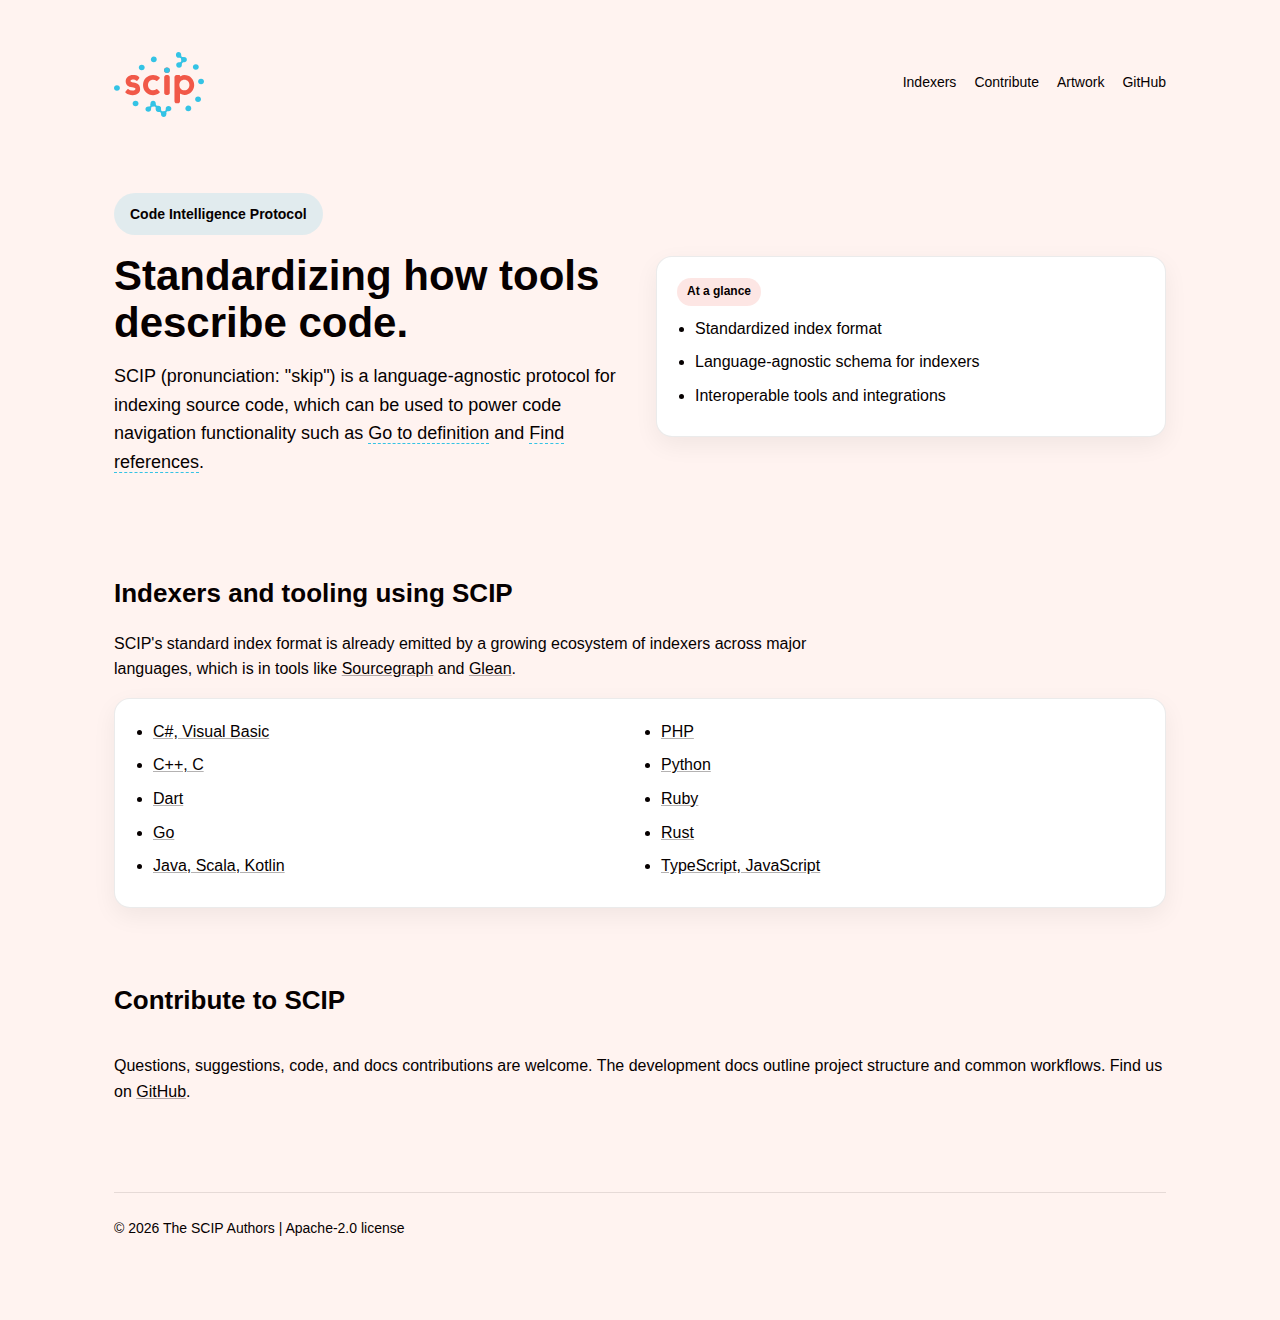
<file: index.html>
<!DOCTYPE html>
<html lang="en">
  <head>
    <meta charset="UTF-8" />
    <meta name="viewport" content="width=device-width, initial-scale=1" />
    <meta name="description" content="SCIP (pronunciation: &quot;skip&quot;) is a language-agnostic protocol for indexing source code, which can be used to power code navigation functionality such as Go to definition and Find references." />
    <title>SCIP Code Intelligence Protocol</title>
    <link rel="icon" href="./assets/images/scip-icon-color.svg" type="image/svg+xml" />
    <link rel="stylesheet" href="./assets/css/style.css" />
  </head>
  <body>
    <div class="page">
      <header class="nav">
        <div class="nav-title">
          <a href="./index.html">
            <img class="logo" src="./assets/images/scip-logo-color.svg" alt="SCIP" />
          </a>
        </div>
        <nav class="nav-links">
          <a href="#tools">Indexers</a>
          <a href="#contribute">Contribute</a>
          <a href="./artwork.html">Artwork</a>
          <a href="https://github.com/scip-code">GitHub</a>
        </nav>
      </header>

      <section class="hero" id="about">
        <div>
          <span class="pill">Code Intelligence Protocol</span>
          <h1 class="hero-title">
            Standardizing how tools describe code.
          </h1>
          <p class="hero-subtitle">
            SCIP (pronunciation: "skip") is a language-agnostic protocol 
            for indexing source code, which can be used to power code 
            navigation functionality such as 
            <span class="feature-tag" title="Jump to where a name is first created and explained.">Go to definition</span> and
            <span class="feature-tag" title="See every place where this name is used in the whole project.">Find references</span>.
          </p>
          <div class="cta-row"></div>
        </div>
        <div class="card">
          <div class="tag">At a glance</div>
          <ul class="list">
            <li>Standardized index format</li>
            <li>Language-agnostic schema for indexers</li>
            <li>Interoperable tools and integrations</li>
          </ul>
        </div>
      </section>

      <section class="section" id="tools">
        <h2 class="section-title">Indexers and tooling using SCIP</h2>
        <p class="section-subtitle">
          SCIP's standard index format is already emitted by a growing ecosystem
          of indexers across major languages, which is in tools like <a class="list-link" href="https://sourcegraph.com/docs/code-navigation/precise-code-navigation">Sourcegraph</a> and <a class="list-link" href="https://glean.software/">Glean</a>.
        </p>
        <div class="card">
          <ul class="list list-columns">
            <li>
              <a href="https://github.com/sourcegraph/scip-dotnet">
                C#, Visual Basic
              </a>
            </li>
            <li>
              <a href="https://github.com/sourcegraph/scip-clang">C++, C</a>
            </li>
            <li>
              <a href="https://github.com/Workiva/scip-dart">Dart</a>
            </li>
            <li>
              <a href="https://github.com/sourcegraph/scip-go">Go</a>
            </li>
            <li>
              <a href="https://github.com/sourcegraph/scip-java">
                Java, Scala, Kotlin
              </a>
            </li>
            <li>
              <a href="https://github.com/davidrjenni/scip-php">PHP</a>
            </li>
            <li>
              <a href="https://github.com/sourcegraph/scip-python">Python</a>
            </li>
            <li>
              <a href="https://github.com/sourcegraph/scip-ruby">Ruby</a>
            </li>
            <li>
              <a href="https://github.com/rust-lang/rust-analyzer">Rust</a>
            </li>
            <li>
              <a href="https://github.com/sourcegraph/scip-typescript">
                TypeScript, JavaScript
              </a>
            </li>
          </ul>
        </div>
      </section>

      <section class="section" id="contribute">
        <h2 class="section-title">Contribute to SCIP</h2>
        <div class="split">
          <div>
            <p>
              Questions, suggestions, code, and docs contributions are welcome.
              The development docs outline project structure and common
              workflows. Find us on <a class="list-link" href="https://github.com/scip-code">GitHub</a>.
            </p>
            <div class="cta-row">
            </div>
          </div>
        </div>
      </section>

      <footer class="footer">
        <div>© 2026 The SCIP Authors | Apache-2.0 license</div>
      </footer>
    </div>
  </body>
</html>
</file>
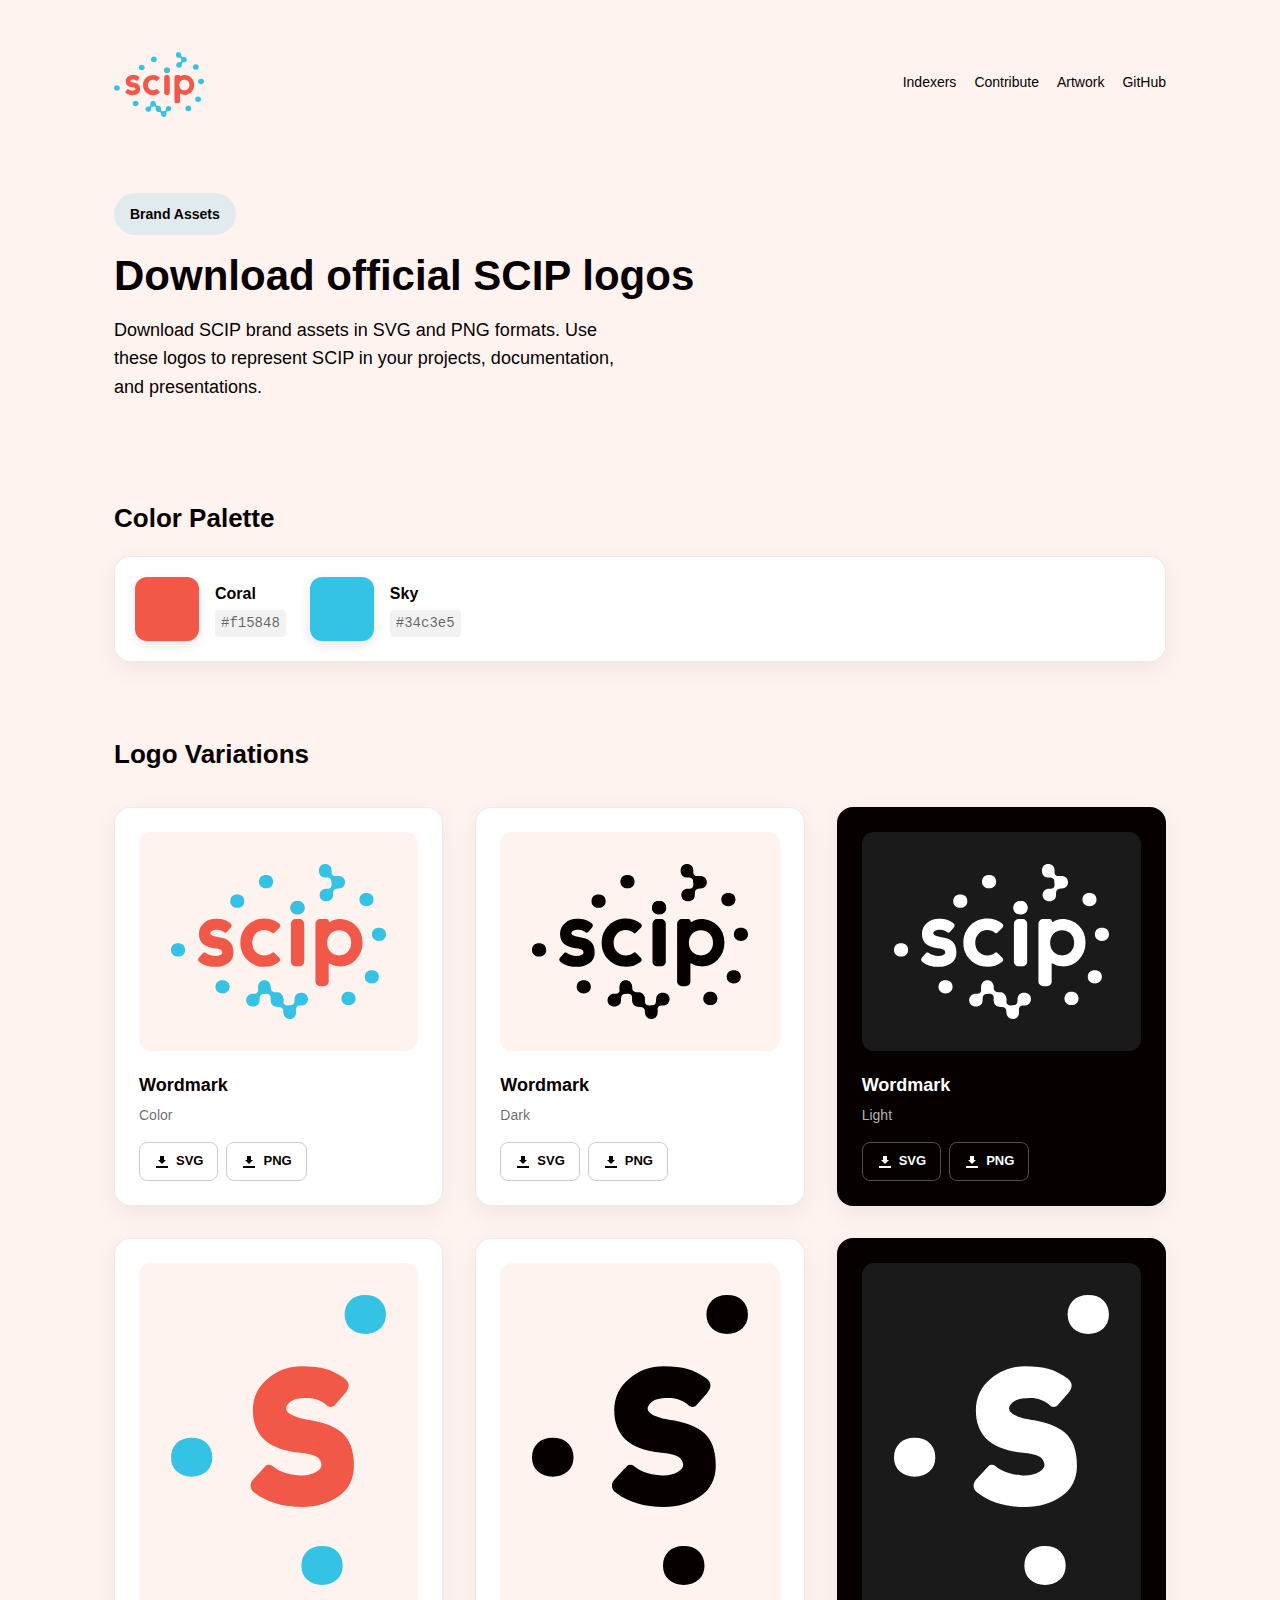
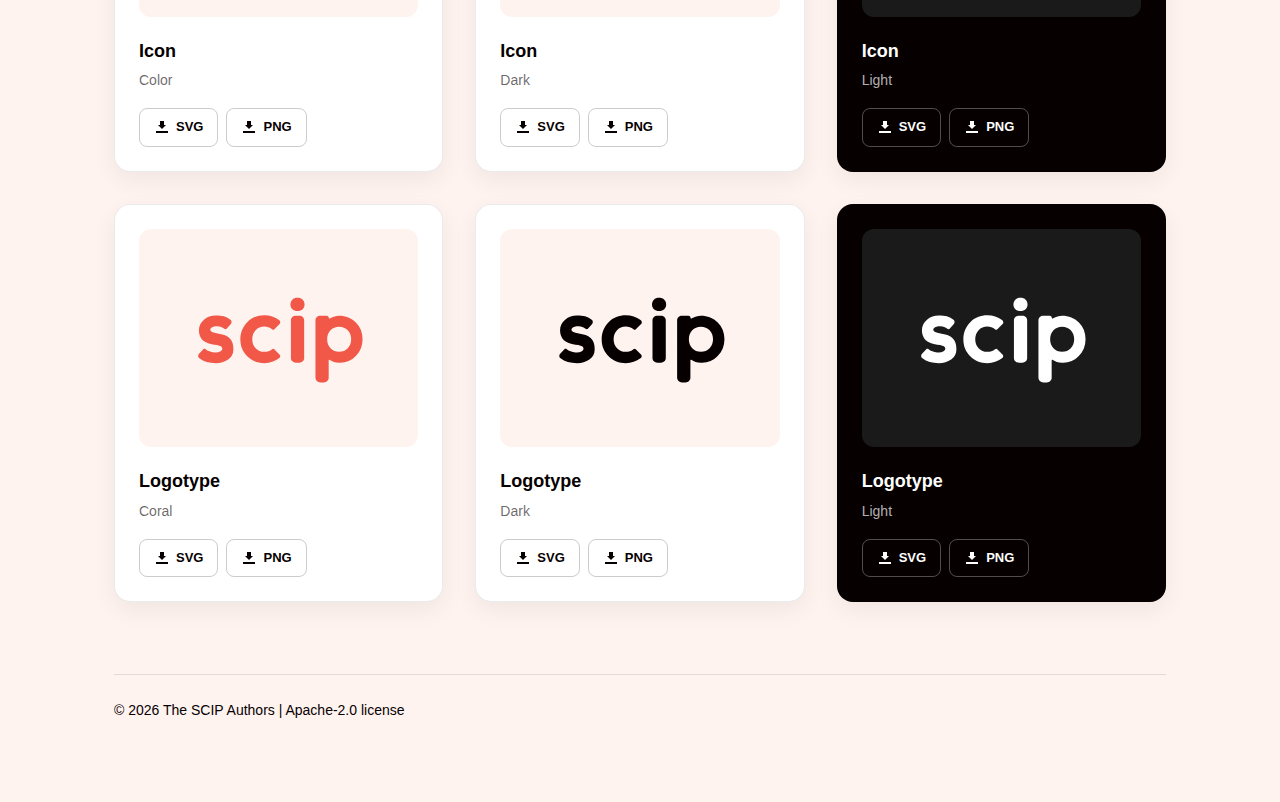
<file: artwork.html>
<!DOCTYPE html>
<html lang="en">
  <head>
    <meta charset="UTF-8" />
    <meta name="viewport" content="width=device-width, initial-scale=1" />
    <title>Brand Assets - SCIP Code Intelligence Protocol</title>
    <link rel="icon" href="./assets/images/scip-icon-color.svg" type="image/svg+xml" />
    <link rel="stylesheet" href="./assets/css/style.css" />
  </head>
  <body>
    <div class="page">
      <header class="nav">
        <div class="nav-title">
          <a href="./index.html">
            <img class="logo" src="./assets/images/scip-logo-color.svg" alt="SCIP" />
          </a>
        </div>
        <nav class="nav-links">
          <a href="./index.html#tools">Indexers</a>
          <a href="./index.html#contribute">Contribute</a>
          <a href="./artwork.html">Artwork</a>
          <a href="https://github.com/scip-code">GitHub</a>
        </nav>
      </header>

      <section class="hero" id="about">
        <div>
          <span class="pill">Brand Assets</span>
          <h1 class="hero-title">
            Download official SCIP logos
          </h1>
          <p class="hero-subtitle">
            Download SCIP brand assets in SVG and PNG formats. Use these logos 
            to represent SCIP in your projects, documentation, and presentations.
          </p>
        </div>
      </section>

      <section class="section" id="color-scheme">
        <h2 class="section-title">Color Palette</h2>
        <div class="card">
          <div class="color-swatches">
            <div class="color-swatch">
              <div class="swatch" style="background: #f15848;"></div>
              <div class="swatch-info">
                <strong>Coral</strong>
                <code>#f15848</code>
              </div>
            </div>
            <div class="color-swatch">
              <div class="swatch" style="background: #34c3e5;"></div>
              <div class="swatch-info">
                <strong>Sky</strong>
                <code>#34c3e5</code>
              </div>
            </div>
          </div>
        </div>
      </section>

      <section class="section" id="artwork">
        <h2 class="section-title">Logo Variations</h2>
        <div class="artwork-grid">
          <!-- Wordmark with dots - Color -->
          <div class="artwork-card">
            <div class="artwork-preview">
              <img src="./assets/artwork/scip-wordmark-color.svg" alt="SCIP wordmark color" />
            </div>
            <div class="artwork-info">
              <h3>Wordmark</h3>
              <p class="artwork-variant">Color</p>
              <div class="download-buttons">
                <a href="./assets/artwork/scip-wordmark-color.svg" download class="download-btn" title="Download SVG">
                  <svg width="16" height="16" viewBox="0 0 16 16" fill="none" xmlns="http://www.w3.org/2000/svg">
                    <path d="M8 10L4 6h2V2h4v4h2L8 10z" fill="currentColor"/>
                    <path d="M2 12v2h12v-2H2z" fill="currentColor"/>
                  </svg>
                  SVG
                </a>
                <a href="./assets/artwork/scip-wordmark-color.png" download class="download-btn" title="Download PNG">
                  <svg width="16" height="16" viewBox="0 0 16 16" fill="none" xmlns="http://www.w3.org/2000/svg">
                    <path d="M8 10L4 6h2V2h4v4h2L8 10z" fill="currentColor"/>
                    <path d="M2 12v2h12v-2H2z" fill="currentColor"/>
                  </svg>
                  PNG
                </a>
              </div>
            </div>
          </div>

          <!-- Wordmark with dots - Dark -->
          <div class="artwork-card">
            <div class="artwork-preview">
              <img src="./assets/artwork/scip-wordmark-dark.svg" alt="SCIP wordmark dark" />
            </div>
            <div class="artwork-info">
              <h3>Wordmark</h3>
              <p class="artwork-variant">Dark</p>
              <div class="download-buttons">
                <a href="./assets/artwork/scip-wordmark-dark.svg" download class="download-btn" title="Download SVG">
                  <svg width="16" height="16" viewBox="0 0 16 16" fill="none" xmlns="http://www.w3.org/2000/svg">
                    <path d="M8 10L4 6h2V2h4v4h2L8 10z" fill="currentColor"/>
                    <path d="M2 12v2h12v-2H2z" fill="currentColor"/>
                  </svg>
                  SVG
                </a>
                <a href="./assets/artwork/scip-wordmark-dark.png" download class="download-btn" title="Download PNG">
                  <svg width="16" height="16" viewBox="0 0 16 16" fill="none" xmlns="http://www.w3.org/2000/svg">
                    <path d="M8 10L4 6h2V2h4v4h2L8 10z" fill="currentColor"/>
                    <path d="M2 12v2h12v-2H2z" fill="currentColor"/>
                  </svg>
                  PNG
                </a>
              </div>
            </div>
          </div>

          <!-- Wordmark with dots - Light -->
          <div class="artwork-card artwork-card--dark">
            <div class="artwork-preview">
              <img src="./assets/artwork/scip-wordmark-light.svg" alt="SCIP wordmark light" />
            </div>
            <div class="artwork-info">
              <h3>Wordmark</h3>
              <p class="artwork-variant">Light</p>
              <div class="download-buttons">
                <a href="./assets/artwork/scip-wordmark-light.svg" download class="download-btn" title="Download SVG">
                  <svg width="16" height="16" viewBox="0 0 16 16" fill="none" xmlns="http://www.w3.org/2000/svg">
                    <path d="M8 10L4 6h2V2h4v4h2L8 10z" fill="currentColor"/>
                    <path d="M2 12v2h12v-2H2z" fill="currentColor"/>
                  </svg>
                  SVG
                </a>
                <a href="./assets/artwork/scip-wordmark-light.png" download class="download-btn" title="Download PNG">
                  <svg width="16" height="16" viewBox="0 0 16 16" fill="none" xmlns="http://www.w3.org/2000/svg">
                    <path d="M8 10L4 6h2V2h4v4h2L8 10z" fill="currentColor"/>
                    <path d="M2 12v2h12v-2H2z" fill="currentColor"/>
                  </svg>
                  PNG
                </a>
              </div>
            </div>
          </div>

          <!-- Icon - Color -->
          <div class="artwork-card">
            <div class="artwork-preview">
              <img src="./assets/artwork/scip-icon-color.svg" alt="SCIP icon color" />
            </div>
            <div class="artwork-info">
              <h3>Icon</h3>
              <p class="artwork-variant">Color</p>
              <div class="download-buttons">
                <a href="./assets/artwork/scip-icon-color.svg" download class="download-btn" title="Download SVG">
                  <svg width="16" height="16" viewBox="0 0 16 16" fill="none" xmlns="http://www.w3.org/2000/svg">
                    <path d="M8 10L4 6h2V2h4v4h2L8 10z" fill="currentColor"/>
                    <path d="M2 12v2h12v-2H2z" fill="currentColor"/>
                  </svg>
                  SVG
                </a>
                <a href="./assets/artwork/scip-icon-color.png" download class="download-btn" title="Download PNG">
                  <svg width="16" height="16" viewBox="0 0 16 16" fill="none" xmlns="http://www.w3.org/2000/svg">
                    <path d="M8 10L4 6h2V2h4v4h2L8 10z" fill="currentColor"/>
                    <path d="M2 12v2h12v-2H2z" fill="currentColor"/>
                  </svg>
                  PNG
                </a>
              </div>
            </div>
          </div>

          <!-- Icon - Dark -->
          <div class="artwork-card">
            <div class="artwork-preview">
              <img src="./assets/artwork/scip-icon-dark.svg" alt="SCIP icon dark" />
            </div>
            <div class="artwork-info">
              <h3>Icon</h3>
              <p class="artwork-variant">Dark</p>
              <div class="download-buttons">
                <a href="./assets/artwork/scip-icon-dark.svg" download class="download-btn" title="Download SVG">
                  <svg width="16" height="16" viewBox="0 0 16 16" fill="none" xmlns="http://www.w3.org/2000/svg">
                    <path d="M8 10L4 6h2V2h4v4h2L8 10z" fill="currentColor"/>
                    <path d="M2 12v2h12v-2H2z" fill="currentColor"/>
                  </svg>
                  SVG
                </a>
                <a href="./assets/artwork/scip-icon-dark.png" download class="download-btn" title="Download PNG">
                  <svg width="16" height="16" viewBox="0 0 16 16" fill="none" xmlns="http://www.w3.org/2000/svg">
                    <path d="M8 10L4 6h2V2h4v4h2L8 10z" fill="currentColor"/>
                    <path d="M2 12v2h12v-2H2z" fill="currentColor"/>
                  </svg>
                  PNG
                </a>
              </div>
            </div>
          </div>

          <!-- Icon - Light -->
          <div class="artwork-card artwork-card--dark">
            <div class="artwork-preview">
              <img src="./assets/artwork/scip-icon-light.svg" alt="SCIP icon light" />
            </div>
            <div class="artwork-info">
              <h3>Icon</h3>
              <p class="artwork-variant">Light</p>
              <div class="download-buttons">
                <a href="./assets/artwork/scip-icon-light.svg" download class="download-btn" title="Download SVG">
                  <svg width="16" height="16" viewBox="0 0 16 16" fill="none" xmlns="http://www.w3.org/2000/svg">
                    <path d="M8 10L4 6h2V2h4v4h2L8 10z" fill="currentColor"/>
                    <path d="M2 12v2h12v-2H2z" fill="currentColor"/>
                  </svg>
                  SVG
                </a>
                <a href="./assets/artwork/scip-icon-light.png" download class="download-btn" title="Download PNG">
                  <svg width="16" height="16" viewBox="0 0 16 16" fill="none" xmlns="http://www.w3.org/2000/svg">
                    <path d="M8 10L4 6h2V2h4v4h2L8 10z" fill="currentColor"/>
                    <path d="M2 12v2h12v-2H2z" fill="currentColor"/>
                  </svg>
                  PNG
                </a>
              </div>
            </div>
          </div>

          <!-- Logotype - Coral -->
          <div class="artwork-card">
            <div class="artwork-preview">
              <img src="./assets/artwork/scip-logotype-coral.svg" alt="SCIP logotype coral" />
            </div>
            <div class="artwork-info">
              <h3>Logotype</h3>
              <p class="artwork-variant">Coral</p>
              <div class="download-buttons">
                <a href="./assets/artwork/scip-logotype-coral.svg" download class="download-btn" title="Download SVG">
                  <svg width="16" height="16" viewBox="0 0 16 16" fill="none" xmlns="http://www.w3.org/2000/svg">
                    <path d="M8 10L4 6h2V2h4v4h2L8 10z" fill="currentColor"/>
                    <path d="M2 12v2h12v-2H2z" fill="currentColor"/>
                  </svg>
                  SVG
                </a>
                <a href="./assets/artwork/scip-logotype-coral.png" download class="download-btn" title="Download PNG">
                  <svg width="16" height="16" viewBox="0 0 16 16" fill="none" xmlns="http://www.w3.org/2000/svg">
                    <path d="M8 10L4 6h2V2h4v4h2L8 10z" fill="currentColor"/>
                    <path d="M2 12v2h12v-2H2z" fill="currentColor"/>
                  </svg>
                  PNG
                </a>
              </div>
            </div>
          </div>

          <!-- Logotype - Dark -->
          <div class="artwork-card">
            <div class="artwork-preview">
              <img src="./assets/artwork/scip-logotype-dark.svg" alt="SCIP logotype dark" />
            </div>
            <div class="artwork-info">
              <h3>Logotype</h3>
              <p class="artwork-variant">Dark</p>
              <div class="download-buttons">
                <a href="./assets/artwork/scip-logotype-dark.svg" download class="download-btn" title="Download SVG">
                  <svg width="16" height="16" viewBox="0 0 16 16" fill="none" xmlns="http://www.w3.org/2000/svg">
                    <path d="M8 10L4 6h2V2h4v4h2L8 10z" fill="currentColor"/>
                    <path d="M2 12v2h12v-2H2z" fill="currentColor"/>
                  </svg>
                  SVG
                </a>
                <a href="./assets/artwork/scip-logotype-dark.png" download class="download-btn" title="Download PNG">
                  <svg width="16" height="16" viewBox="0 0 16 16" fill="none" xmlns="http://www.w3.org/2000/svg">
                    <path d="M8 10L4 6h2V2h4v4h2L8 10z" fill="currentColor"/>
                    <path d="M2 12v2h12v-2H2z" fill="currentColor"/>
                  </svg>
                  PNG
                </a>
              </div>
            </div>
          </div>

          <!-- Logotype - Light -->
          <div class="artwork-card artwork-card--dark">
            <div class="artwork-preview">
              <img src="./assets/artwork/scip-logotype-light.svg" alt="SCIP logotype light" />
            </div>
            <div class="artwork-info">
              <h3>Logotype</h3>
              <p class="artwork-variant">Light</p>
              <div class="download-buttons">
                <a href="./assets/artwork/scip-logotype-light.svg" download class="download-btn" title="Download SVG">
                  <svg width="16" height="16" viewBox="0 0 16 16" fill="none" xmlns="http://www.w3.org/2000/svg">
                    <path d="M8 10L4 6h2V2h4v4h2L8 10z" fill="currentColor"/>
                    <path d="M2 12v2h12v-2H2z" fill="currentColor"/>
                  </svg>
                  SVG
                </a>
                <a href="./assets/artwork/scip-logotype-light.png" download class="download-btn" title="Download PNG">
                  <svg width="16" height="16" viewBox="0 0 16 16" fill="none" xmlns="http://www.w3.org/2000/svg">
                    <path d="M8 10L4 6h2V2h4v4h2L8 10z" fill="currentColor"/>
                    <path d="M2 12v2h12v-2H2z" fill="currentColor"/>
                  </svg>
                  PNG
                </a>
              </div>
            </div>
          </div>
        </div>
      </section>

      <footer class="footer">
        <div>© 2026 The SCIP Authors | Apache-2.0 license</div>
      </footer>
    </div>
  </body>
</html>
</file>
<file: assets/css/style.css>
:root {
  --coral: #f15848;
  --sky: #34c3e5;
  --paper: #fff3f0;
  --ink: #060000;
}

* {
  box-sizing: border-box;
}

body {
  margin: 0;
  font-family: "Inter", "Segoe UI", "Helvetica Neue", Arial, sans-serif;
  color: var(--ink);
  background: var(--paper);
  line-height: 1.6;
}

a {
  color: inherit;
  text-decoration: none;
}

.page {
  max-width: 1100px;
  margin: 0 auto;
  padding: 40px 24px 80px;
}

.nav {
  display: flex;
  justify-content: space-between;
  align-items: center;
  gap: 24px;
  position: sticky;
  top: 0;
  z-index: 10;
  background: var(--paper);
  padding: 12px 24px;
  margin: 0 -24px;
  width: calc(100% + 48px);
}

.nav-title {
  display: flex;
  align-items: center;
  gap: 12px;
  font-size: 20px;
  font-weight: 700;
  letter-spacing: 0.04em;
  text-transform: uppercase;
}

.logo {
  display: block;
  height: 65px;
  width: auto;
}

.logo-mark {
  display: block;
  height: 42px;
  width: auto;
}

.nav-links {
  display: flex;
  gap: 18px;
  font-size: 14px;
}

.nav-links a {
  padding-bottom: 2px;
  border-bottom: 2px solid transparent;
}

.nav-links a:hover {
  border-bottom-color: var(--coral);
}

.hero {
  margin-top: 64px;
  display: grid;
  grid-template-columns: repeat(auto-fit, minmax(260px, 1fr));
  gap: 32px;
  align-items: center;
}

.hero-title {
  font-size: 42px;
  line-height: 1.1;
  margin: 18px 0 16px;
}

.hero-subtitle {
  font-size: 18px;
  margin: 0 0 24px;
  max-width: 520px;
}

.feature-tag {
  border-bottom: 1px dashed var(--sky);
  transition: color 0.2s ease, border-bottom-color 0.2s ease;
  cursor: help;
}

.feature-tag:hover {
  color: var(--sky);
  border-bottom-color: var(--coral);
}

.cta-row {
  display: flex;
  flex-wrap: wrap;
  gap: 12px;
}

.btn {
  display: inline-flex;
  align-items: center;
  justify-content: center;
  padding: 12px 20px;
  border-radius: 999px;
  font-weight: 600;
  border: 2px solid var(--ink);
  transition: transform 0.15s ease, box-shadow 0.15s ease;
}

.btn-primary {
  background: var(--coral);
  color: var(--paper);
  border-color: var(--coral);
}

.btn-secondary {
  background: transparent;
}

.btn:hover {
  transform: translateY(-2px);
  box-shadow: 0 8px 18px rgba(6, 0, 0, 0.12);
}

.pill {
  display: inline-flex;
  align-items: center;
  gap: 8px;
  padding: 10px 16px;
  border-radius: 999px;
  background: rgba(52, 195, 229, 0.15);
  font-weight: 600;
  font-size: 14px;
}

.section {
  margin-top: 72px;
}

.section-title {
  font-size: 26px;
  margin-bottom: 16px;
}

.section-subtitle {
  margin-top: 0;
  max-width: 760px;
}

.grid {
  display: grid;
  gap: 24px;
}

.grid-3 {
  grid-template-columns: repeat(auto-fit, minmax(240px, 1fr));
}

.card {
  background: #fff;
  border-radius: 16px;
  padding: 20px;
  border: 1px solid rgba(6, 0, 0, 0.08);
  box-shadow: 0 8px 24px rgba(6, 0, 0, 0.06);
}

.card h3 {
  margin-top: 0;
}

.tag {
  display: inline-block;
  padding: 4px 10px;
  border-radius: 999px;
  font-size: 12px;
  background: rgba(241, 88, 72, 0.15);
  margin-bottom: 10px;
  font-weight: 600;
}

.list {
  padding-left: 18px;
  margin: 0;
}

.list a,
.list-link {
  color: var(--ink);
  text-decoration: underline;
  text-decoration-color: rgba(6, 0, 0, 0.3);
}

.list a:hover,
.list-link:hover {
  color: var(--coral);
  text-decoration-color: var(--coral);
}

.list li {
  margin-bottom: 8px;
}

.list-columns {
  columns: 2;
  column-gap: 24px;
}

.split {
  display: grid;
  grid-template-columns: repeat(auto-fit, minmax(260px, 1fr));
  gap: 24px;
}

.callout {
  border-left: 4px solid var(--sky);
  padding: 16px 20px;
  background: rgba(52, 195, 229, 0.1);
  border-radius: 12px;
}

.code {
  background: #0b0b0b;
  color: #f8f8f8;
  padding: 16px;
  border-radius: 12px;
  font-family: "SFMono-Regular", Consolas, "Liberation Mono", Menlo,
    monospace;
  font-size: 13px;
  overflow-x: auto;
}

.footer {
  margin-top: 72px;
  border-top: 1px solid rgba(6, 0, 0, 0.1);
  padding-top: 24px;
  display: flex;
  flex-wrap: wrap;
  justify-content: space-between;
  gap: 16px;
  font-size: 14px;
}

.footer-links {
  display: flex;
  flex-wrap: wrap;
  gap: 16px;
}

/* Artwork page styles */
.artwork-grid {
  display: grid;
  grid-template-columns: repeat(auto-fit, minmax(280px, 1fr));
  gap: 32px;
  margin-top: 32px;
}

.artwork-card {
  background: #fff;
  border-radius: 16px;
  padding: 24px;
  border: 1px solid rgba(6, 0, 0, 0.08);
  box-shadow: 0 8px 24px rgba(6, 0, 0, 0.06);
  transition: transform 0.2s ease, box-shadow 0.2s ease;
}

.artwork-card:hover {
  transform: translateY(-4px);
  box-shadow: 0 12px 32px rgba(6, 0, 0, 0.1);
}

.artwork-card--dark {
  background: var(--ink);
}

.artwork-preview {
  background: var(--paper);
  border-radius: 12px;
  padding: 32px;
  display: flex;
  align-items: center;
  justify-content: center;
  min-height: 200px;
  margin-bottom: 20px;
}

.artwork-card--dark .artwork-preview {
  background: #1a1a1a;
}

.artwork-preview img {
  max-width: 100%;
  height: auto;
  display: block;
}

.artwork-info h3 {
  margin: 0 0 4px;
  font-size: 18px;
  font-weight: 600;
}

.artwork-card--dark .artwork-info h3 {
  color: #fff;
}

.artwork-variant {
  margin: 0 0 16px;
  font-size: 14px;
  color: rgba(6, 0, 0, 0.6);
}

.artwork-card--dark .artwork-variant {
  color: rgba(255, 255, 255, 0.7);
}

.download-buttons {
  display: flex;
  gap: 8px;
}

.download-btn {
  display: inline-flex;
  align-items: center;
  gap: 6px;
  padding: 8px 14px;
  border-radius: 8px;
  font-size: 13px;
  font-weight: 600;
  background: transparent;
  border: 1.5px solid rgba(6, 0, 0, 0.2);
  color: var(--ink);
  transition: all 0.2s ease;
  text-decoration: none;
}

.artwork-card--dark .download-btn {
  border-color: rgba(255, 255, 255, 0.3);
  color: #fff;
}

.download-btn:hover {
  background: var(--ink);
  color: var(--paper);
  border-color: var(--ink);
  transform: translateY(-1px);
}

.artwork-card--dark .download-btn:hover {
  background: #fff;
  color: var(--ink);
  border-color: #fff;
}

.download-btn svg {
  flex-shrink: 0;
}

.color-swatches {
  display: flex;
  gap: 24px;
  flex-wrap: wrap;
}

.color-swatch {
  display: flex;
  align-items: center;
  gap: 16px;
}

.swatch {
  width: 64px;
  height: 64px;
  border-radius: 12px;
  box-shadow: 0 4px 12px rgba(6, 0, 0, 0.1);
  flex-shrink: 0;
}

.swatch-info {
  display: flex;
  flex-direction: column;
  gap: 4px;
}

.swatch-info strong {
  font-size: 16px;
  font-weight: 600;
}

.swatch-info code {
  font-family: "SFMono-Regular", Consolas, "Liberation Mono", Menlo, monospace;
  font-size: 14px;
  color: rgba(6, 0, 0, 0.6);
  background: rgba(6, 0, 0, 0.05);
  padding: 2px 6px;
  border-radius: 4px;
}

@media (max-width: 720px) {
  .nav {
    flex-direction: column;
    align-items: flex-start;
  }

  .list-columns {
    columns: 1;
  }

  .artwork-grid {
    grid-template-columns: 1fr;
  }
}
</file>
